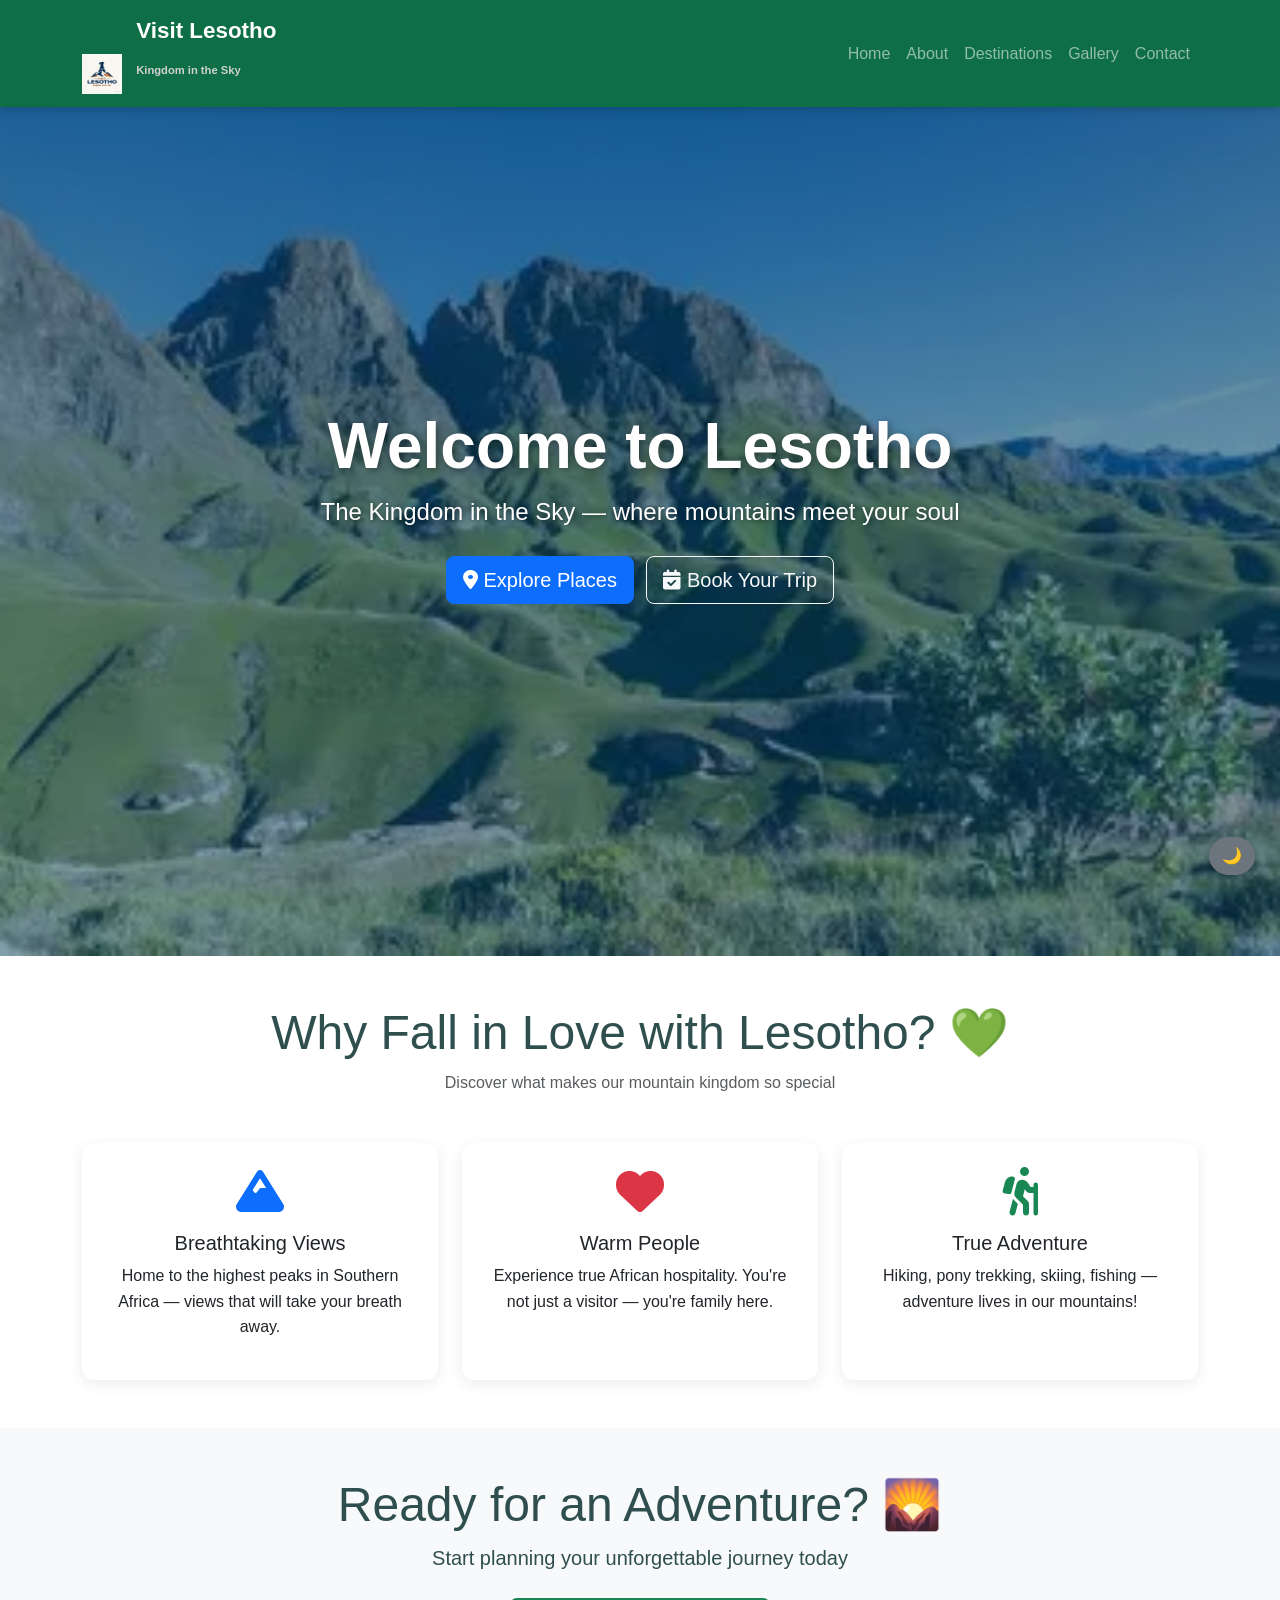
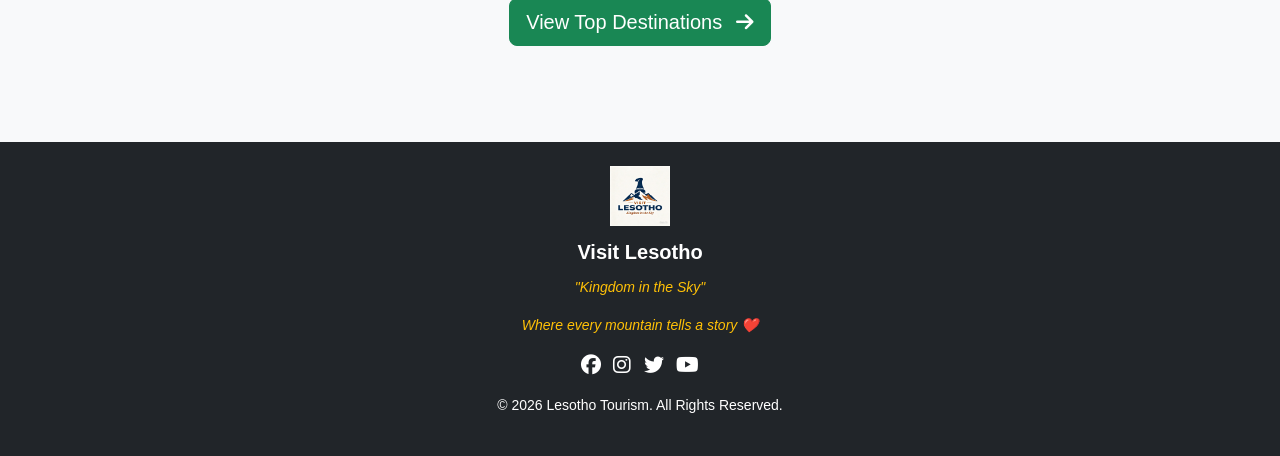
<file: index.html>
<!DOCTYPE html>
<html>
<head>
    <meta charset="UTF-8">
    <meta name="viewport" content="width=device-width, initial-scale=1.0">
    <title>Visit Lesotho | The Kingdom in the Sky 🇱🇸</title>
    <link href="https://cdn.jsdelivr.net/npm/bootstrap@5.3.0/dist/css/bootstrap.min.css" rel="stylesheet">
    <link rel="stylesheet" href="https://cdnjs.cloudflare.com/ajax/libs/font-awesome/6.4.0/css/all.min.css">
    <link rel="stylesheet" href="style.css">
</head>
<body>

<header>
    <nav class="navbar navbar-expand-lg navbar-dark fixed-top" style="background-color: #0E6E45;">
        <div class="container">
            <a class="navbar-brand" href="index.html">
                <img src="images/logo.jpeg" alt="Visit Lesotho" height="40" class="d-inline-block align-text-top me-2">
                <div class="d-inline-block">
                    Visit Lesotho<br>
                    <small style="font-size: 0.7rem; color: #d0d0d0;">Kingdom in the Sky</small>
                </div>
            </a>
            <button class="navbar-toggler" type="button" data-bs-toggle="collapse" data-bs-target="#navbarNav">
                <span class="navbar-toggler-icon"></span>
            </button>
            <div class="collapse navbar-collapse" id="navbarNav">
                <ul class="navbar-nav ms-auto">
                    <li class="nav-item"><a class="nav-link" href="index.html">Home</a></li>
                    <li class="nav-item"><a class="nav-link" href="about.html">About</a></li>
                    <li class="nav-item"><a class="nav-link" href="destinations.html">Destinations</a></li>
                    <li class="nav-item"><a class="nav-link" href="gallery.html">Gallery</a></li>
                    <li class="nav-item"><a class="nav-link" href="contact.html">Contact</a></li>
                </ul>
            </div>
        </div>
    </nav>
</header>

<main>
    <section class="hero">
        <div class="hero-overlay"></div>
        <div class="hero-content text-center text-white">
            <h1 class="display-3 fw-bold animate-fade">Welcome to Lesotho</h1>
            <p class="lead fs-4">The Kingdom in the Sky — where mountains meet your soul</p>
            <div class="hero-buttons mt-4">
                <a href="destinations.html" class="btn btn-primary btn-lg me-2">
                    <i class="fas fa-map-marker-alt"></i> Explore Places
                </a>
                <a href="contact.html" class="btn btn-outline-light btn-lg">
                    <i class="fas fa-calendar-check"></i> Book Your Trip
                </a>
            </div>
        </div>
    </section>

    <section class="py-5">
        <div class="container">
            <div class="text-center mb-5">
                <h2 class="display-5">Why Fall in Love with Lesotho? 💚</h2>
                <p class="text-muted">Discover what makes our mountain kingdom so special</p>
            </div>
            <div class="row g-4">
                <div class="col-md-4">
                    <div class="card feature-card h-100 text-center p-4">
                        <i class="fas fa-mountain fa-3x text-primary mb-3"></i>
                        <h5>Breathtaking Views</h5>
                        <p>Home to the highest peaks in Southern Africa — views that will take your breath away.</p>
                    </div>
                </div>
                <div class="col-md-4">
                    <div class="card feature-card h-100 text-center p-4">
                        <i class="fas fa-heart fa-3x text-danger mb-3"></i>
                        <h5>Warm People</h5>
                        <p>Experience true African hospitality. You're not just a visitor — you're family here.</p>
                    </div>
                </div>
                <div class="col-md-4">
                    <div class="card feature-card h-100 text-center p-4">
                        <i class="fas fa-hiking fa-3x text-success mb-3"></i>
                        <h5>True Adventure</h5>
                        <p>Hiking, pony trekking, skiing, fishing — adventure lives in our mountains!</p>
                    </div>
                </div>
            </div>
        </div>
    </section>

    <section class="bg-light py-5">
        <div class="container">
            <div class="text-center mb-5">
                <h2 class="display-5">Ready for an Adventure? 🌄</h2>
                <p class="lead">Start planning your unforgettable journey today</p>
                <a href="destinations.html" class="btn btn-success btn-lg mt-2">
                    View Top Destinations <i class="fas fa-arrow-right ms-2"></i>
                </a>
            </div>
        </div>
    </section>
</main>

<footer class="bg-dark text-white py-4">
    <div class="container text-center">
        <img src="images/logo.jpeg" alt="Visit Lesotho" style="height: 60px; margin-bottom: 10px;">
         <p class="mb-2 fs-5"><strong>Visit Lesotho</strong></p>
         <p class="small text-warning fst-italic">"Kingdom in the Sky"</p>
         <p class="small text-warning fst-italic">Where every mountain tells a story ❤️</p>
        <div class="social-icons mb-3">
            <a href="#" class="text-white me-2"><i class="fab fa-facebook fa-lg"></i></a>
            <a href="#" class="text-white me-2"><i class="fab fa-instagram fa-lg"></i></a>
            <a href="#" class="text-white me-2"><i class="fab fa-twitter fa-lg"></i></a>
            <a href="#" class="text-white"><i class="fab fa-youtube fa-lg"></i></a>
        </div>
        <p class="small">&copy; 2026 Lesotho Tourism. All Rights Reserved.</p>
    </div>
</footer>

<script src="https://cdn.jsdelivr.net/npm/bootstrap@5.3.0/dist/js/bootstrap.bundle.min.js"></script>
<script src="script.js"></script>

</body>
</html>
</file>
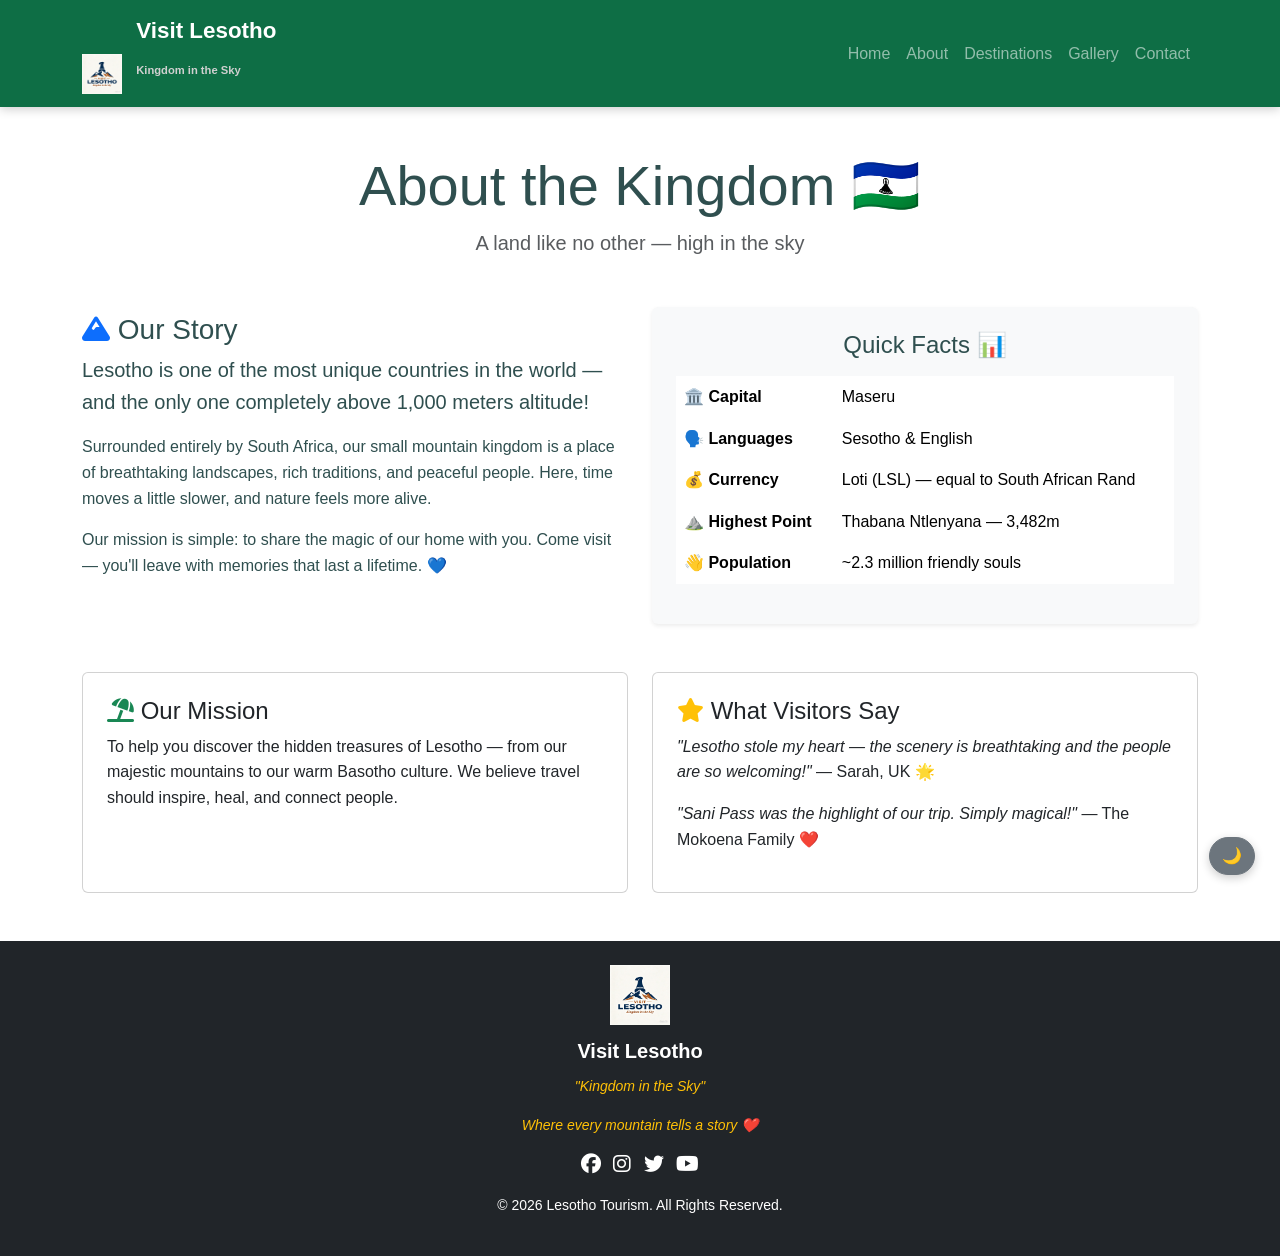
<file: about.html>
<!DOCTYPE html>
<html>
<head>
    <meta charset="UTF-8">
    <meta name="viewport" content="width=device-width, initial-scale=1.0">
    <title>About Us | Visit Lesotho</title>
    <link href="https://cdn.jsdelivr.net/npm/bootstrap@5.3.0/dist/css/bootstrap.min.css" rel="stylesheet">
    <link rel="stylesheet" href="https://cdnjs.cloudflare.com/ajax/libs/font-awesome/6.4.0/css/all.min.css">
    <link rel="stylesheet" href="style.css">
</head>
<body>

<header>
    <nav class="navbar navbar-expand-lg navbar-dark fixed-top" style="background-color: #0E6E45;">
        <div class="container">
            <a class="navbar-brand" href="index.html">
                <img src="images/logo.jpeg" alt="Visit Lesotho" height="40" class="d-inline-block align-text-top me-2">
                <div class="d-inline-block">
                    Visit Lesotho<br>
                    <small style="font-size: 0.7rem; color: #d0d0d0;">Kingdom in the Sky</small>
                </div>
            </a>
            <button class="navbar-toggler" type="button" data-bs-toggle="collapse" data-bs-target="#navbarNav">
                <span class="navbar-toggler-icon"></span>
            </button>
            <div class="collapse navbar-collapse" id="navbarNav">
                <ul class="navbar-nav ms-auto">
                    <li class="nav-item"><a class="nav-link" href="index.html">Home</a></li>
                    <li class="nav-item"><a class="nav-link" href="about.html">About</a></li>
                    <li class="nav-item"><a class="nav-link" href="destinations.html">Destinations</a></li>
                    <li class="nav-item"><a class="nav-link" href="gallery.html">Gallery</a></li>
                    <li class="nav-item"><a class="nav-link" href="contact.html">Contact</a></li>
                </ul>
            </div>
        </div>
    </nav>
</header>

<main class="pt-5">
    <section class="py-5">
        <div class="container">
            <div class="text-center mb-5">
                <h1 class="display-4">About the Kingdom 🇱🇸</h1>
                <p class="lead text-muted">A land like no other — high in the sky</p>
            </div>

            <div class="row align-items-center mb-5">
                <div class="col-md-6 mb-4">
                    <h3><i class="fas fa-mountain text-primary"></i> Our Story</h3>
                    <p class="lead">Lesotho is one of the most unique countries in the world — and the only one completely above 1,000 meters altitude!</p>
                    <p>Surrounded entirely by South Africa, our small mountain kingdom is a place of breathtaking landscapes, rich traditions, and peaceful people. Here, time moves a little slower, and nature feels more alive.</p>
                    <p>Our mission is simple: to share the magic of our home with you. Come visit — you'll leave with memories that last a lifetime. 💙</p>
                </div>
                <div class="col-md-6">
                    <div class="p-4 bg-light rounded shadow-sm">
                        <h4 class="text-center mb-3">Quick Facts 📊</h4>
                        <table class="table table-borderless">
                            <tr>
                                <td><strong>🏛️ Capital</strong></td>
                                <td>Maseru</td>
                            </tr>
                            <tr>
                                <td><strong>🗣️ Languages</strong></td>
                                <td>Sesotho & English</td>
                            </tr>
                            <tr>
                                <td><strong>💰 Currency</strong></td>
                                <td>Loti (LSL) — equal to South African Rand</td>
                            </tr>
                            <tr>
                                <td><strong>⛰️ Highest Point</strong></td>
                                <td>Thabana Ntlenyana — 3,482m</td>
                            </tr>
                            <tr>
                                <td><strong>👋 Population</strong></td>
                                <td>~2.3 million friendly souls</td>
                            </tr>
                        </table>
                    </div>
                </div>
            </div>

            <div class="row g-4">
                <div class="col-md-6">
                    <div class="card p-4 h-100">
                        <h4><i class="fas fa-umbrella-beach text-success"></i> Our Mission</h4>
                        <p>To help you discover the hidden treasures of Lesotho — from our majestic mountains to our warm Basotho culture. We believe travel should inspire, heal, and connect people.</p>
                    </div>
                </div>
                <div class="col-md-6">
                    <div class="card p-4 h-100">
                        <h4><i class="fas fa-star text-warning"></i> What Visitors Say</h4>
                        <p><em>"Lesotho stole my heart — the scenery is breathtaking and the people are so welcoming!"</em> — Sarah, UK 🌟</p>
                        <p><em>"Sani Pass was the highlight of our trip. Simply magical!"</em> — The Mokoena Family ❤️</p>
                    </div>
                </div>
            </div>
        </div>
    </section>
</main>

<footer class="bg-dark text-white py-4">
    <div class="container text-center">
        <img src="images/logo.jpeg" alt="Visit Lesotho" style="height: 60px; margin-bottom: 10px;">
         <p class="mb-2 fs-5"><strong>Visit Lesotho</strong></p>
         <p class="small text-warning fst-italic">"Kingdom in the Sky"</p>
        <p class="small text-warning fst-italic">Where every mountain tells a story ❤️</p>
        <div class="social-icons mb-3">
            <a href="#" class="text-white me-2"><i class="fab fa-facebook fa-lg"></i></a>
            <a href="#" class="text-white me-2"><i class="fab fa-instagram fa-lg"></i></a>
            <a href="#" class="text-white me-2"><i class="fab fa-twitter fa-lg"></i></a>
            <a href="#" class="text-white"><i class="fab fa-youtube fa-lg"></i></a>
        </div>
        <p class="small">&copy; 2026 Lesotho Tourism. All Rights Reserved.</p>
    </div>
</footer>

<script src="https://cdn.jsdelivr.net/npm/bootstrap@5.3.0/dist/js/bootstrap.bundle.min.js"></script>
<script src="script.js"></script>

</body>
</html>
</file>
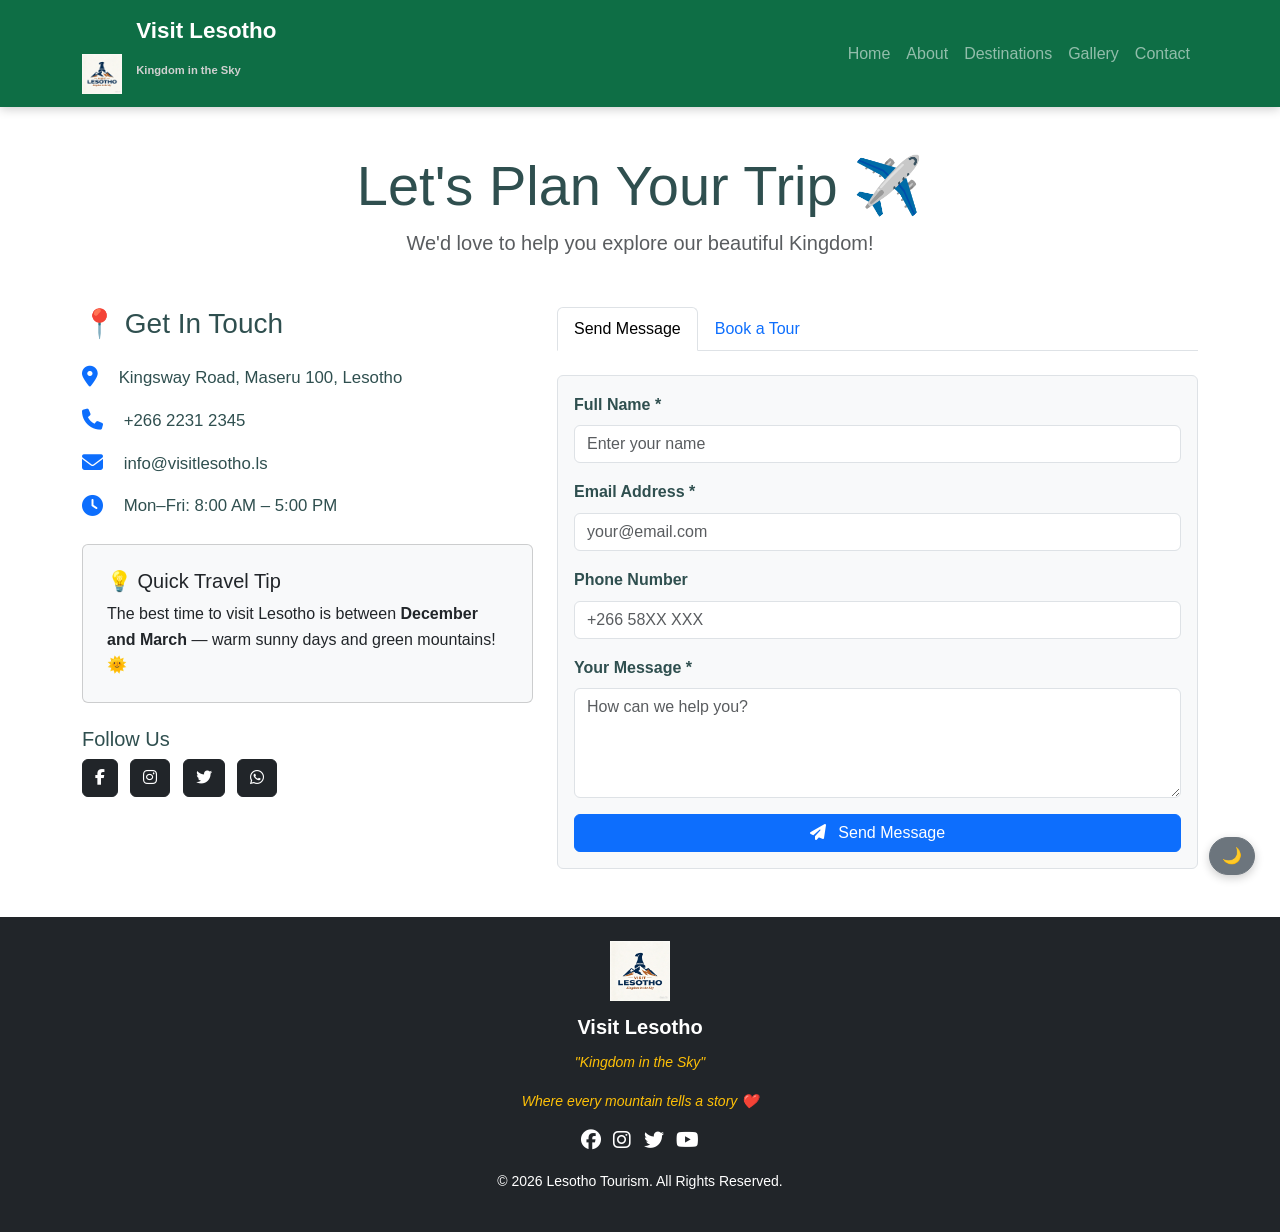
<file: contact.html>
<!DOCTYPE html>
<html>
<head>
    <meta charset="UTF-8">
    <meta name="viewport" content="width=device-width, initial-scale=1.0">
    <title>Contact & Book | Visit Lesotho</title>
    <link href="https://cdn.jsdelivr.net/npm/bootstrap@5.3.0/dist/css/bootstrap.min.css" rel="stylesheet">
    <link rel="stylesheet" href="https://cdnjs.cloudflare.com/ajax/libs/font-awesome/6.4.0/css/all.min.css">
    <link rel="stylesheet" href="style.css">
</head>
<body>

<header>
    <nav class="navbar navbar-expand-lg navbar-dark fixed-top" style="background-color: #0E6E45;">
        <div class="container">
            <a class="navbar-brand" href="index.html">
                <img src="images/logo.jpeg" alt="Visit Lesotho" height="40" class="d-inline-block align-text-top me-2">
                <div class="d-inline-block">
                    Visit Lesotho<br>
                    <small style="font-size: 0.7rem; color: #d0d0d0;">Kingdom in the Sky</small>
                </div>
            </a>
            <button class="navbar-toggler" type="button" data-bs-toggle="collapse" data-bs-target="#navbarNav">
                <span class="navbar-toggler-icon"></span>
            </button>
            <div class="collapse navbar-collapse" id="navbarNav">
                <ul class="navbar-nav ms-auto">
                    <li class="nav-item"><a class="nav-link" href="index.html">Home</a></li>
                    <li class="nav-item"><a class="nav-link" href="about.html">About</a></li>
                    <li class="nav-item"><a class="nav-link" href="destinations.html">Destinations</a></li>
                    <li class="nav-item"><a class="nav-link" href="gallery.html">Gallery</a></li>
                    <li class="nav-item"><a class="nav-link" href="contact.html">Contact</a></li>
                </ul>
            </div>
        </div>
    </nav>
</header>

<main class="pt-5">
    <section class="py-5">
        <div class="container">
            <div class="text-center mb-5">
                <h1 class="display-4">Let's Plan Your Trip ✈️</h1>
                <p class="lead text-muted">We'd love to help you explore our beautiful Kingdom!</p>
            </div>

            <div class="row">
                <div class="col-md-5 mb-5">
                    <h3 class="mb-4">📍 Get In Touch</h3>
                    
                    <div class="contact-info mb-4">
                        <p><i class="fas fa-map-marker-alt fa-lg text-primary me-3"></i> Kingsway Road, Maseru 100, Lesotho</p>
                        <p><i class="fas fa-phone fa-lg text-primary me-3"></i> +266 2231 2345</p>
                        <p><i class="fas fa-envelope fa-lg text-primary me-3"></i> info@visitlesotho.ls</p>
                        <p><i class="fas fa-clock fa-lg text-primary me-3"></i> Mon–Fri: 8:00 AM – 5:00 PM</p>
                    </div>

                    <div class="card bg-light p-4 mb-4">
                        <h5>💡 Quick Travel Tip</h5>
                        <p class="mb-0">The best time to visit Lesotho is between <strong>December and March</strong> — warm sunny days and green mountains! 🌞</p>
                    </div>

                    <h5>Follow Us</h5>
                    <div class="social-icons">
                        <a href="#" class="btn btn-dark me-2"><i class="fab fa-facebook-f"></i></a>
                        <a href="#" class="btn btn-dark me-2"><i class="fab fa-instagram"></i></a>
                        <a href="#" class="btn btn-dark me-2"><i class="fab fa-twitter"></i></a>
                        <a href="#" class="btn btn-dark"><i class="fab fa-whatsapp"></i></a>
                    </div>
                </div>

                <div class="col-md-7">
                    <ul class="nav nav-tabs mb-4" id="contactTabs" role="tablist">
                        <li class="nav-item" role="presentation">
                            <button class="nav-link active" data-bs-toggle="tab" data-bs-target="#messageTab">Send Message</button>
                        </li>
                        <li class="nav-item" role="presentation">
                            <button class="nav-link" data-bs-toggle="tab" data-bs-target="#bookingTab">Book a Tour</button>
                        </li>
                    </ul>

                    <div class="tab-content">
                        <div class="tab-pane fade show active" id="messageTab">
                            <form id="contactForm" class="p-3 border rounded bg-light">
                                <div class="mb-3">
                                    <label class="form-label fw-bold">Full Name *</label>
                                    <input type="text" id="name" class="form-control" placeholder="Enter your name" required>
                                    <span id="nameError" class="text-danger small"></span>
                                </div>
                                <div class="mb-3">
                                    <label class="form-label fw-bold">Email Address *</label>
                                    <input type="email" id="email" class="form-control" placeholder="your@email.com" required>
                                    <span id="emailError" class="text-danger small"></span>
                                </div>
                                <div class="mb-3">
                                    <label class="form-label fw-bold">Phone Number</label>
                                    <input type="tel" id="phone" class="form-control" placeholder="+266 58XX XXX">
                                </div>
                                <div class="mb-3">
                                    <label class="form-label fw-bold">Your Message *</label>
                                    <textarea id="message" class="form-control" rows="4" placeholder="How can we help you?" required></textarea>
                                    <span id="messageError" class="text-danger small"></span>
                                </div>
                                <button type="submit" class="btn btn-primary w-100">
                                    <i class="fas fa-paper-plane me-2"></i> Send Message
                                </button>
                                <div id="contactSuccess" class="alert alert-success mt-3 d-none">
                                    ✅ Thank you! Your message has been sent. We'll reply soon!
                                </div>
                            </form>
                        </div>

                        <div class="tab-pane fade" id="bookingTab">
                            <form id="bookingForm" class="p-3 border rounded bg-light">
                                <div class="mb-3">
                                    <label class="form-label fw-bold">Your Full Name *</label>
                                    <input type="text" id="bname" class="form-control" placeholder="Full name" required>
                                </div>
                                <div class="mb-3">
                                    <label class="form-label fw-bold">Email Address *</label>
                                    <input type="email" id="bemail" class="form-control" placeholder="your@email.com" required>
                                </div>
                                <div class="row">
                                    <div class="col-md-6 mb-3">
                                        <label class="form-label fw-bold">Destination *</label>
                                        <select class="form-select" id="bdestination" required>
                                            <option value="">-- Choose a place --</option>
                                            <option value="Sani Pass">Sani Pass</option>
                                            <option value="Thabana Ntlenyana">Thabana Ntlenyana</option>
                                            <option value="Katse Dam">Katse Dam</option>
                                            <option value="Maletsunyane Falls">Maletsunyane Falls</option>
                                            <option value="Sehlabathebe Park">Sehlabathebe National Park</option>
                                            <option value="Tshehlanyane Reserve">Tshehlanyane Nature Reserve</option>
                                        </select>
                                    </div>
                                    <div class="col-md-6 mb-3">
                                        <label class="form-label fw-bold">Number of People</label>
                                        <input type="number" id="bpeople" class="form-control" min="1" value="1">
                                    </div>
                                </div>
                                <div class="mb-3">
                                    <label class="form-label fw-bold">Planned Visit Date</label>
                                    <input type="date" id="bdate" class="form-control">
                                </div>
                                <div class="mb-3">
                                    <label class="form-label fw-bold">Special Requests</label>
                                    <textarea id="brequests" class="form-control" rows="3" placeholder="Tell us about any special needs or questions..."></textarea>
                                </div>
                                <button type="submit" class="btn btn-success w-100">
                                    <i class="fas fa-calendar-check me-2"></i> Submit Booking
                                </button>
                                <div id="bookingSuccess" class="alert alert-success mt-3 d-none">
                                    ✅ Booking received! We'll confirm within 24 hours. Thank you!
                                </div>
                            </form>
                        </div>
                    </div>
                </div>
            </div>
        </div>
    </section>
</main>

<footer class="bg-dark text-white py-4">
    <div class="container text-center">
        <img src="images/logo.jpeg" alt="Visit Lesotho" style="height: 60px; margin-bottom: 10px;">
         <p class="mb-2 fs-5"><strong>Visit Lesotho</strong></p>
         <p class="small text-warning fst-italic">"Kingdom in the Sky"</p>
        <p class="small text-warning fst-italic">Where every mountain tells a story ❤️</p>
        <div class="social-icons mb-3">
            <a href="#" class="text-white me-2"><i class="fab fa-facebook fa-lg"></i></a>
            <a href="#" class="text-white me-2"><i class="fab fa-instagram fa-lg"></i></a>
            <a href="#" class="text-white me-2"><i class="fab fa-twitter fa-lg"></i></a>
            <a href="#" class="text-white"><i class="fab fa-youtube fa-lg"></i></a>
        </div>
        <p class="small">&copy; 2026 Lesotho Tourism. All Rights Reserved.</p>
    </div>
</footer>

<script src="https://cdn.jsdelivr.net/npm/bootstrap@5.3.0/dist/js/bootstrap.bundle.min.js"></script>
<script src="script.js"></script>

</body>
</html>
</file>
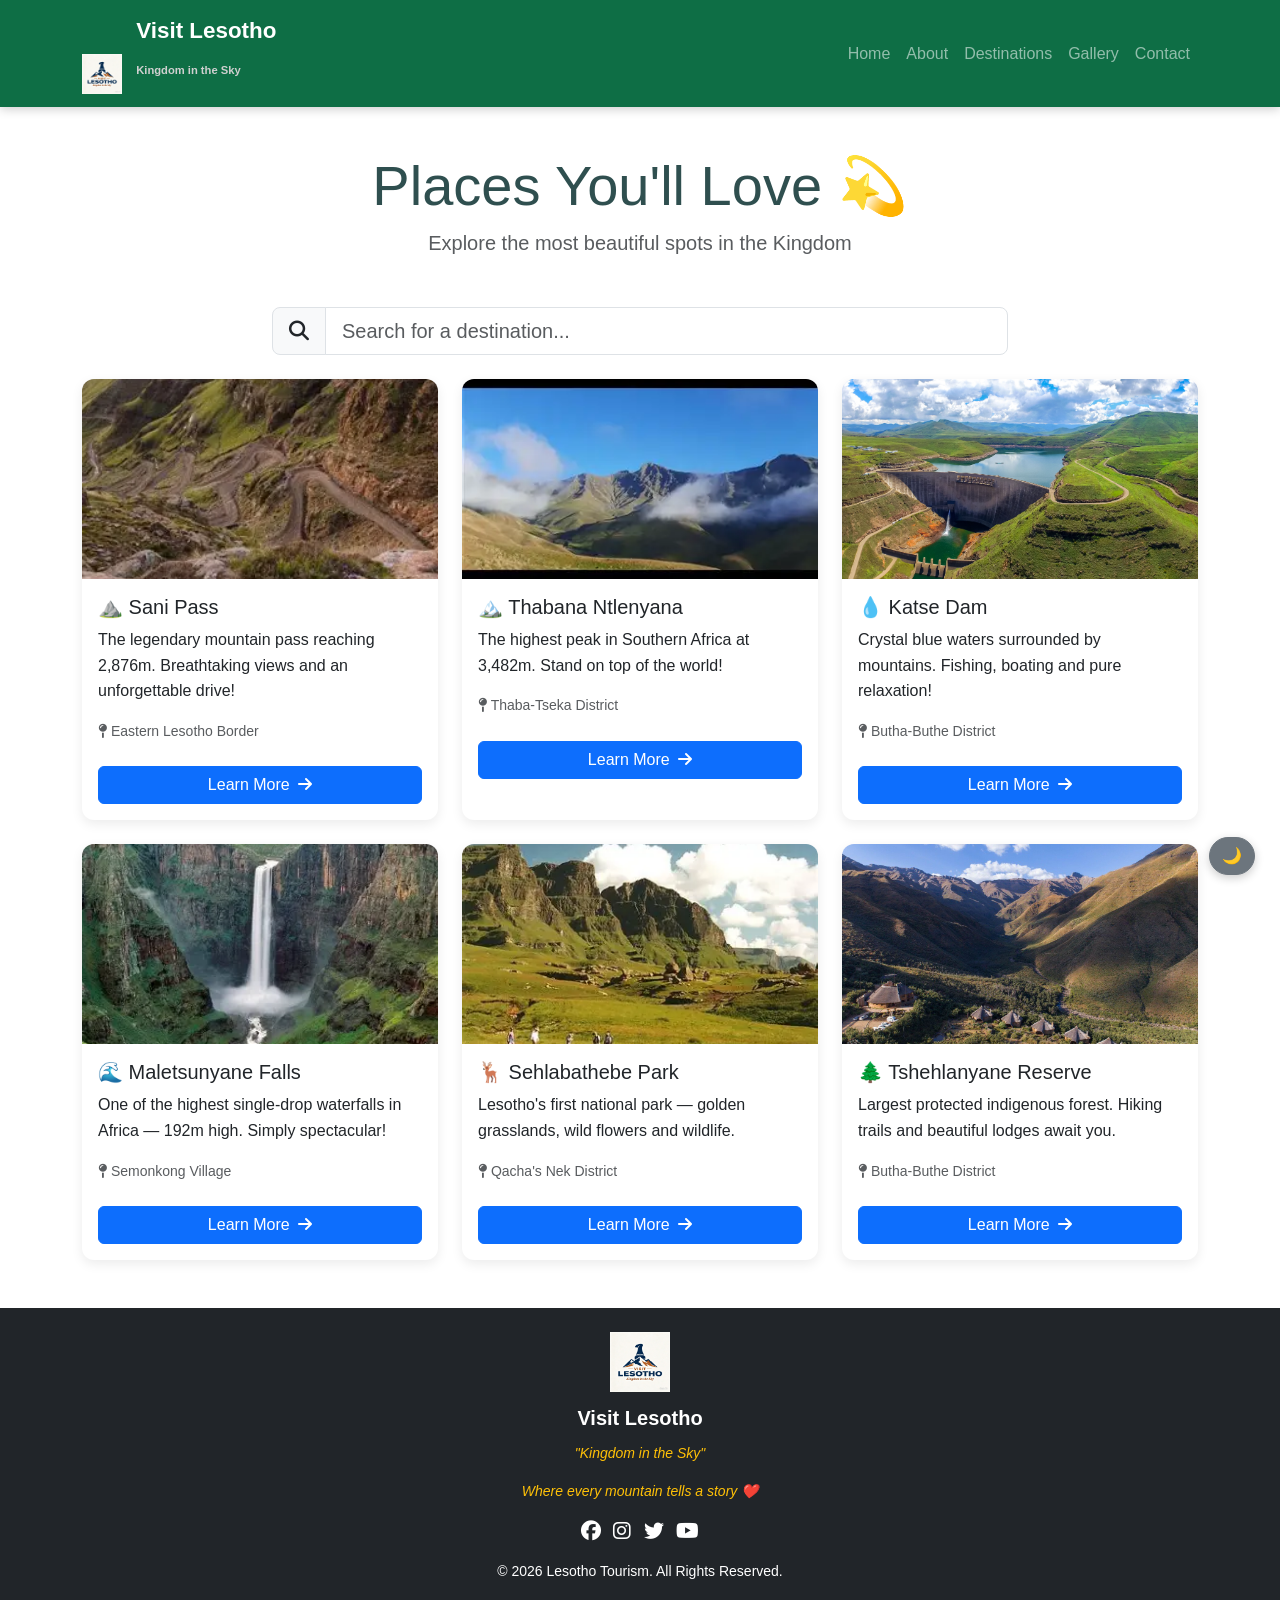
<file: destinations.html>
<!DOCTYPE html>
<html>
<head>
    <meta charset="UTF-8">
    <meta name="viewport" content="width=device-width, initial-scale=1.0">
    <title>Destinations | Visit Lesotho</title>
    <link href="https://cdn.jsdelivr.net/npm/bootstrap@5.3.0/dist/css/bootstrap.min.css" rel="stylesheet">
    <link rel="stylesheet" href="https://cdnjs.cloudflare.com/ajax/libs/font-awesome/6.4.0/css/all.min.css">
    <link rel="stylesheet" href="style.css">
</head>
<body>

<header>
    <nav class="navbar navbar-expand-lg navbar-dark fixed-top" style="background-color: #0E6E45;">
        <div class="container">
            <a class="navbar-brand" href="index.html">
                <img src="images/logo.jpeg" alt="Visit Lesotho" height="40" class="d-inline-block align-text-top me-2">
                <div class="d-inline-block">
                    Visit Lesotho<br>
                    <small style="font-size: 0.7rem; color: #d0d0d0;">Kingdom in the Sky</small>
                </div>
            </a>
            <button class="navbar-toggler" type="button" data-bs-toggle="collapse" data-bs-target="#navbarNav">
                <span class="navbar-toggler-icon"></span>
            </button>
            <div class="collapse navbar-collapse" id="navbarNav">
                <ul class="navbar-nav ms-auto">
                    <li class="nav-item"><a class="nav-link" href="index.html">Home</a></li>
                    <li class="nav-item"><a class="nav-link" href="about.html">About</a></li>
                    <li class="nav-item"><a class="nav-link" href="destinations.html">Destinations</a></li>
                    <li class="nav-item"><a class="nav-link" href="gallery.html">Gallery</a></li>
                    <li class="nav-item"><a class="nav-link" href="contact.html">Contact</a></li>
                </ul>
            </div>
        </div>
    </nav>
</header>

<main class="pt-5">
    <section class="py-5">
        <div class="container">
            <div class="text-center mb-5">
                <h1 class="display-4">Places You'll Love 💫</h1>
                <p class="lead text-muted">Explore the most beautiful spots in the Kingdom</p>
            </div>

            <div class="row mb-4">
                <div class="col-12 col-md-8 offset-md-2">
                    <div class="input-group input-group-lg">
                        <span class="input-group-text"><i class="fas fa-search"></i></span>
                        <input type="text" id="searchInput" class="form-control" placeholder="Search for a destination...">
                    </div>
                </div>
            </div>

            <div class="row g-4" id="destinationsList">
                <div class="col-md-6 col-lg-4 destination-card" data-name="sani pass">
                    <div class="card h-100 destination-card-inner">
                        <img src="images/sanipass.jpg" class="card-img-top" alt="Sani Pass">
                        <div class="card-body">
                            <h5 class="card-title">⛰️ Sani Pass</h5>
                            <p class="card-text">The legendary mountain pass reaching 2,876m. Breathtaking views and an unforgettable drive!</p>
                            <p class="text-muted small"><i class="fas fa-map-pin"></i> Eastern Lesotho Border</p>
                            <button class="btn btn-primary w-100 mt-2" data-bs-toggle="modal" data-bs-target="#modal1">
                                Learn More <i class="fas fa-arrow-right ms-1"></i>
                            </button>
                        </div>
                    </div>
                </div>

                <div class="col-md-6 col-lg-4 destination-card" data-name="thabana ntlenyana">
                    <div class="card h-100 destination-card-inner">
                        <img src="images/thabana.jpg" class="card-img-top" alt="Thabana Ntlenyana">
                        <div class="card-body">
                            <h5 class="card-title">🏔️ Thabana Ntlenyana</h5>
                            <p class="card-text">The highest peak in Southern Africa at 3,482m. Stand on top of the world!</p>
                            <p class="text-muted small"><i class="fas fa-map-pin"></i> Thaba-Tseka District</p>
                            <button class="btn btn-primary w-100 mt-2" data-bs-toggle="modal" data-bs-target="#modal2">
                                Learn More <i class="fas fa-arrow-right ms-1"></i>
                            </button>
                        </div>
                    </div>
                </div>

                <div class="col-md-6 col-lg-4 destination-card" data-name="katse dam">
                    <div class="card h-100 destination-card-inner">
                        <img src="images/katse.jpg" class="card-img-top" alt="Katse Dam">
                        <div class="card-body">
                            <h5 class="card-title">💧 Katse Dam</h5>
                            <p class="card-text">Crystal blue waters surrounded by mountains. Fishing, boating and pure relaxation!</p>
                            <p class="text-muted small"><i class="fas fa-map-pin"></i> Butha-Buthe District</p>
                            <button class="btn btn-primary w-100 mt-2" data-bs-toggle="modal" data-bs-target="#modal3">
                                Learn More <i class="fas fa-arrow-right ms-1"></i>
                            </button>
                        </div>
                    </div>
                </div>

                <div class="col-md-6 col-lg-4 destination-card" data-name="maletsunyane falls">
                    <div class="card h-100 destination-card-inner">
                        <img src="images/falls.jpg" class="card-img-top" alt="Maletsunyane Falls">
                        <div class="card-body">
                            <h5 class="card-title">🌊 Maletsunyane Falls</h5>
                            <p class="card-text">One of the highest single-drop waterfalls in Africa — 192m high. Simply spectacular!</p>
                            <p class="text-muted small"><i class="fas fa-map-pin"></i> Semonkong Village</p>
                            <button class="btn btn-primary w-100 mt-2" data-bs-toggle="modal" data-bs-target="#modal4">
                                Learn More <i class="fas fa-arrow-right ms-1"></i>
                            </button>
                        </div>
                    </div>
                </div>

                <div class="col-md-6 col-lg-4 destination-card" data-name="sehlabathebe national park">
                    <div class="card h-100 destination-card-inner">
                        <img src="images/park.jpg" class="card-img-top" alt="Sehlabathebe National Park">
                        <div class="card-body">
                            <h5 class="card-title">🦌 Sehlabathebe Park</h5>
                            <p class="card-text">Lesotho's first national park — golden grasslands, wild flowers and wildlife.</p>
                            <p class="text-muted small"><i class="fas fa-map-pin"></i> Qacha's Nek District</p>
                            <button class="btn btn-primary w-100 mt-2" data-bs-toggle="modal" data-bs-target="#modal5">
                                Learn More <i class="fas fa-arrow-right ms-1"></i>
                            </button>
                        </div>
                    </div>
                </div>

                <div class="col-md-6 col-lg-4 destination-card" data-name="tshehlanyane nature reserve">
                    <div class="card h-100 destination-card-inner">
                        <img src="images/reserve.jpg" class="card-img-top" alt="Tshehlanyane Nature Reserve">
                        <div class="card-body">
                            <h5 class="card-title">🌲 Tshehlanyane Reserve</h5>
                            <p class="card-text">Largest protected indigenous forest. Hiking trails and beautiful lodges await you.</p>
                            <p class="text-muted small"><i class="fas fa-map-pin"></i> Butha-Buthe District</p>
                            <button class="btn btn-primary w-100 mt-2" data-bs-toggle="modal" data-bs-target="#modal6">
                                Learn More <i class="fas fa-arrow-right ms-1"></i>
                            </button>
                        </div>
                    </div>
                </div>
            </div>
        </div>
    </section>
</main>

<div class="modal fade" id="modal1" tabindex="-1">
    <div class="modal-dialog modal-lg">
        <div class="modal-content">
            <div class="modal-header bg-primary text-white">
                <h5 class="modal-title"><i class="fas fa-mountain"></i> Sani Pass</h5>
                <button type="button" class="btn-close btn-close-white" data-bs-dismiss="modal"></button>
            </div>
            <div class="modal-body">
                <p><strong>Sani Pass</strong> reaches an altitude of 2,876 meters. It's one of Africa's most spectacular mountain passes!</p>
                <p>🚗 <strong>Best experienced with a 4x4 vehicle</strong> — the winding road offers breathtaking views at every turn.</p>
                <p>At the very top, you'll find the highest pub in Africa — a perfect place to rest and enjoy the scenery! 🍺</p>
            </div>
        </div>
    </div>
</div>

<div class="modal fade" id="modal2" tabindex="-1">
    <div class="modal-dialog modal-lg">
        <div class="modal-content">
            <div class="modal-header bg-primary text-white">
                <h5 class="modal-title"><i class="fas fa-chevron-up"></i> Thabana Ntlenyana</h5>
                <button type="button" class="btn-close btn-close-white" data-bs-dismiss="modal"></button>
            </div>
            <div class="modal-body">
                <p><strong>Thabana Ntlenyana</strong> means "Little Beautiful Mountain" in Sesotho. Standing at 3,482m, it's the highest point in Southern Africa!</p>
                <p>🥾 It's a popular multi-day hike. The summit rewards you with panoramic views stretching into South Africa and over the Lesotho highlands.</p>
                <p>💡 Tip: Go with a guide — the scenery is stunning but the weather changes fast!</p>
            </div>
        </div>
    </div>
</div>

<div class="modal fade" id="modal3" tabindex="-1">
    <div class="modal-dialog modal-lg">
        <div class="modal-content">
            <div class="modal-header bg-primary text-white">
                <h5 class="modal-title"><i class="fas fa-water"></i> Katse Dam</h5>
                <button type="button" class="btn-close btn-close-white" data-bs-dismiss="modal"></button>
            </div>
            <div class="modal-body">
                <p><strong>Katse Dam</strong> is the second-highest dam in Africa. The blue water against the mountains looks like a painting!</p>
                <p>🎣 <strong>Activities:</strong> Fishing, boat cruises, scenic drives and photography. The sunset here is unforgettable. 🌅</p>
                <p>It's also part of the Lesotho Highlands Water Project — truly an engineering marvel!</p>
            </div>
        </div>
    </div>
</div>

<div class="modal fade" id="modal4" tabindex="-1">
    <div class="modal-dialog modal-lg">
        <div class="modal-content">
            <div class="modal-header bg-primary text-white">
                <h5 class="modal-title"><i class="fas fa-water"></i> Maletsunyane Falls</h5>
                <button type="button" class="btn-close btn-close-white" data-bs-dismiss="modal"></button>
            </div>
            <div class="modal-body">
                <p><strong>Maletsunyane Falls</strong> drops an incredible 192 meters in a single leap — one of Africa's most impressive waterfalls!</p>
                <p>💦 The mist can be seen from far away. The sound is powerful and majestic — just like Lesotho itself.</p>
                <p>📍 Near the village of <strong>Semonkong</strong> — meaning "Place of Smoke" — named after the falls! 🏡</p>
            </div>
        </div>
    </div>
</div>

<div class="modal fade" id="modal5" tabindex="-1">
    <div class="modal-dialog modal-lg">
        <div class="modal-content">
            <div class="modal-header bg-primary text-white">
                <h5 class="modal-title"><i class="fas fa-tree"></i> Sehlabathebe National Park</h5>
                <button type="button" class="btn-close btn-close-white" data-bs-dismiss="modal"></button>
            </div>
            <div class="modal-body">
                <p><strong>Sehlabathebe</strong> is Lesotho's very first national park — a UNESCO World Heritage Site candidate!</p>
                <p>🦅 Home to beautiful wild flowers, wetlands, birds and even the rare bearded vulture.</p>
                <p>Perfect for peaceful hiking. The silence here is beautiful — just you and nature. 🌿</p>
            </div>
        </div>
    </div>
</div>

<div class="modal fade" id="modal6" tabindex="-1">
    <div class="modal-dialog modal-lg">
        <div class="modal-content">
            <div class="modal-header bg-primary text-white">
                <h5 class="modal-title"><i class="fas fa-leaf"></i> Tshehlanyane Nature Reserve</h5>
                <button type="button" class="btn-close btn-close-white" data-bs-dismiss="modal"></button>
            </div>
            <div class="modal-body">
                <p><strong>Tshehlanyane</strong> means "Place of Peace" — and that's exactly what you'll find here. 🍃</p>
                <p>🌲 The largest protected indigenous forest in Lesotho. Pine trees, mountain streams and fresh air everywhere!</p>
                <p>Great hiking trails, horse riding, and comfortable lodges make this perfect for a weekend escape. 🏡</p>
            </div>
        </div>
    </div>
</div>

<footer class="bg-dark text-white py-4">
    <div class="container text-center">
        <img src="images/logo.jpeg" alt="Visit Lesotho" style="height: 60px; margin-bottom: 10px;">
         <p class="mb-2 fs-5"><strong>Visit Lesotho</strong></p>
         <p class="small text-warning fst-italic">"Kingdom in the Sky"</p>
        <p class="small text-warning fst-italic">Where every mountain tells a story ❤️</p>
        <div class="social-icons mb-3">
            <a href="#" class="text-white me-2"><i class="fab fa-facebook fa-lg"></i></a>
            <a href="#" class="text-white me-2"><i class="fab fa-instagram fa-lg"></i></a>
            <a href="#" class="text-white me-2"><i class="fab fa-twitter fa-lg"></i></a>
            <a href="#" class="text-white"><i class="fab fa-youtube fa-lg"></i></a>
        </div>
        <p class="small">&copy; 2026 Lesotho Tourism. All Rights Reserved.</p>
    </div>
</footer>
<script src="https://cdn.jsdelivr.net/npm/bootstrap@5.3.0/dist/js/bootstrap.bundle.min.js"></script>
<script src="script.js"></script>

</body>
</html>
</file>
<file: style.css>
* {
    margin: 0;
    padding: 0;
    box-sizing: border-box;
}

body {
    font-family: 'Segoe UI', Tahoma, Geneva, Verdana, sans-serif;
    line-height: 1.6;
    color: darkslategray;
    padding-top: 56px;
}

.navbar {
    box-shadow: 0 2px 10px rgba(0, 0, 0, 0.2);
}

.navbar-brand {
    font-weight: bold;
    font-size: 1.4rem;
}

.hero {
    background: linear-gradient(rgba(0, 50, 80, 0.6), rgba(0, 80, 120, 0.5)), url('images/hero-bg.jpg');
    background-size: cover;
    background-position: center;
    min-height: 100vh;
    display: flex;
    align-items: center;
    justify-content: center;
    position: relative;
}

.hero-content {
    position: relative;
    z-index: 2;
    padding: 2rem;
}

.hero h1 {
    text-shadow: 2px 2px 8px rgba(0, 0, 0, 0.4);
    animation: fadeIn 1.2s ease-in;
}

.hero p {
    text-shadow: 1px 1px 4px rgba(0, 0, 0, 0.4);
    animation: fadeIn 1.5s ease-in;
}

@keyframes fadeIn {
    from {
        opacity: 0;
        transform: translateY(20px);
    }

    to {
        opacity: 1;
        transform: translateY(0);
    }
}

.feature-card {
    border: none;
    border-radius: 12px;
    transition: all 0.3s ease;
    background: white;
    box-shadow: 0 4px 15px rgba(0, 0, 0, 0.08);
}

.feature-card:hover {
    transform: translateY(-8px);
    box-shadow: 0 8px 25px rgba(0, 0, 0, 0.15);
}

.destination-card-inner {
    border: none;
    border-radius: 12px;
    overflow: hidden;
    box-shadow: 0 4px 12px rgba(0, 0, 0, 0.08);
    transition: all 0.3s ease;
}

.destination-card-inner:hover {
    transform: translateY(-5px);
    box-shadow: 0 8px 20px rgba(0, 0, 0, 0.12);
}

.destination-card-inner img {
    height: 200px;
    object-fit: cover;
}

.filter-buttons .filter-btn {
    border-radius: 25px;
    margin: 0 5px;
    transition: all 0.3s ease;
}

.filter-btn.active {
    background-color: dodgerblue;
    color: white;
}

.gallery-img {
    width: 100%;
    height: 180px;
    object-fit: cover;
    border-radius: 8px;
    transition: transform 0.3s ease, opacity 0.3s ease;
}

.gallery-img:hover {
    transform: scale(1.05);
    opacity: 0.9;
}

.lightbox {
    display: none;
    position: fixed;
    top: 0;
    left: 0;
    width: 100%;
    height: 100%;
    background: rgba(0, 0, 0, 0.92);
    z-index: 9999;
    justify-content: center;
    align-items: center;
}

.lightbox.active {
    display: flex;
}

.lightbox img {
    max-width: 90%;
    max-height: 85vh;
    border-radius: 4px;
    box-shadow: 0 0 30px rgba(255, 255, 255, 0.1);
}

.close-btn {
    position: absolute;
    top: 20px;
    right: 30px;
    color: white;
    font-size: 45px;
    font-weight: bold;
    cursor: pointer;
    transition: color 0.2s ease;
    z-index: 10000;
}

.close-btn:hover {
    color: dodgerblue;
}

.contact-info p {
    font-size: 1.05rem;
    margin-bottom: 1rem;
}

.social-icons a {
    text-decoration: none;
    transition: all 0.3s ease;
}

.social-icons a:hover {
    color: dodgerblue !important;
    transform: translateY(-3px);
    display: inline-block;
}

footer {
    margin-top: auto;
}

.dark-mode {
    background-color: #121212;
    color: gainsboro;
}

.dark-mode .card,
.dark-mode .bg-light {
    background-color: #1e1e1e !important;
    color: gainsboro;
}

.dark-mode .form-control,
.dark-mode .form-select {
    background-color: #2a2a2a;
    color: white;
    border-color: dimgray;
}

#darkModeToggle {
    position: fixed;
    bottom: 25px;
    right: 25px;
    z-index: 100;
    border-radius: 50px;
    box-shadow: 0 3px 10px rgba(0, 0, 0, 0.2);
}

@media (max-width: 768px) {
    .hero h1 {
        font-size: 2.5rem;
    }

    .gallery-img {
        height: 140px;
    }
}
</file>
